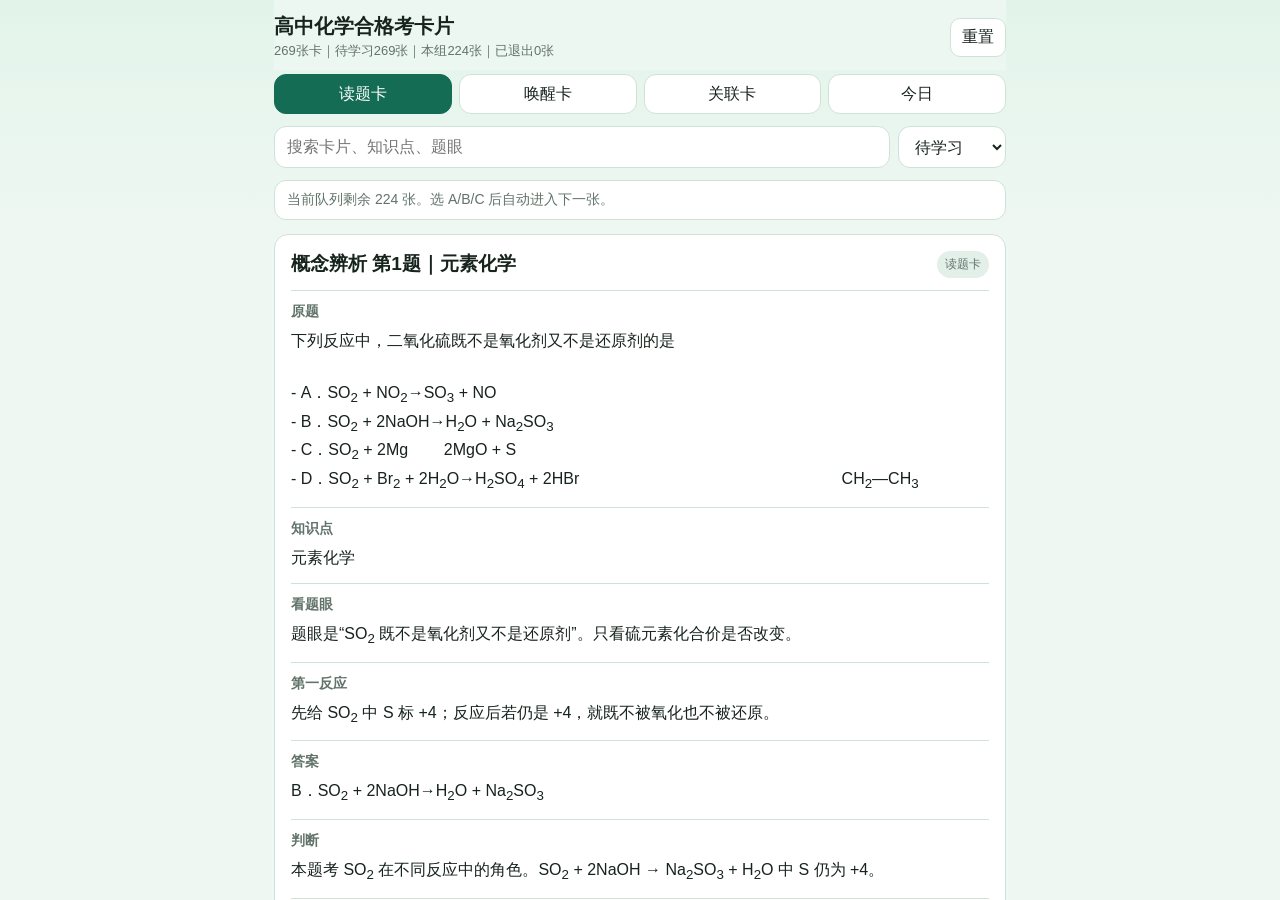
<file: index.html>
<!doctype html>
<html lang="zh-CN">
  <head>
    <meta charset="utf-8" />
    <meta name="viewport" content="width=device-width, initial-scale=1" />
    <title>高中化学合格考卡片</title>
    <meta http-equiv="refresh" content="0; url=./app/index.html" />
    <style>
      body {
        margin: 0;
        min-height: 100svh;
        display: grid;
        place-items: center;
        font-family: -apple-system, BlinkMacSystemFont, "PingFang SC", sans-serif;
        background: #eef7f2;
        color: #17231d;
      }
      a {
        color: #146c54;
        font-weight: 700;
      }
    </style>
  </head>
  <body>
    <p>正在打开 <a href="./app/index.html">高中化学合格考卡片</a>...</p>
  </body>
</html>
</file>
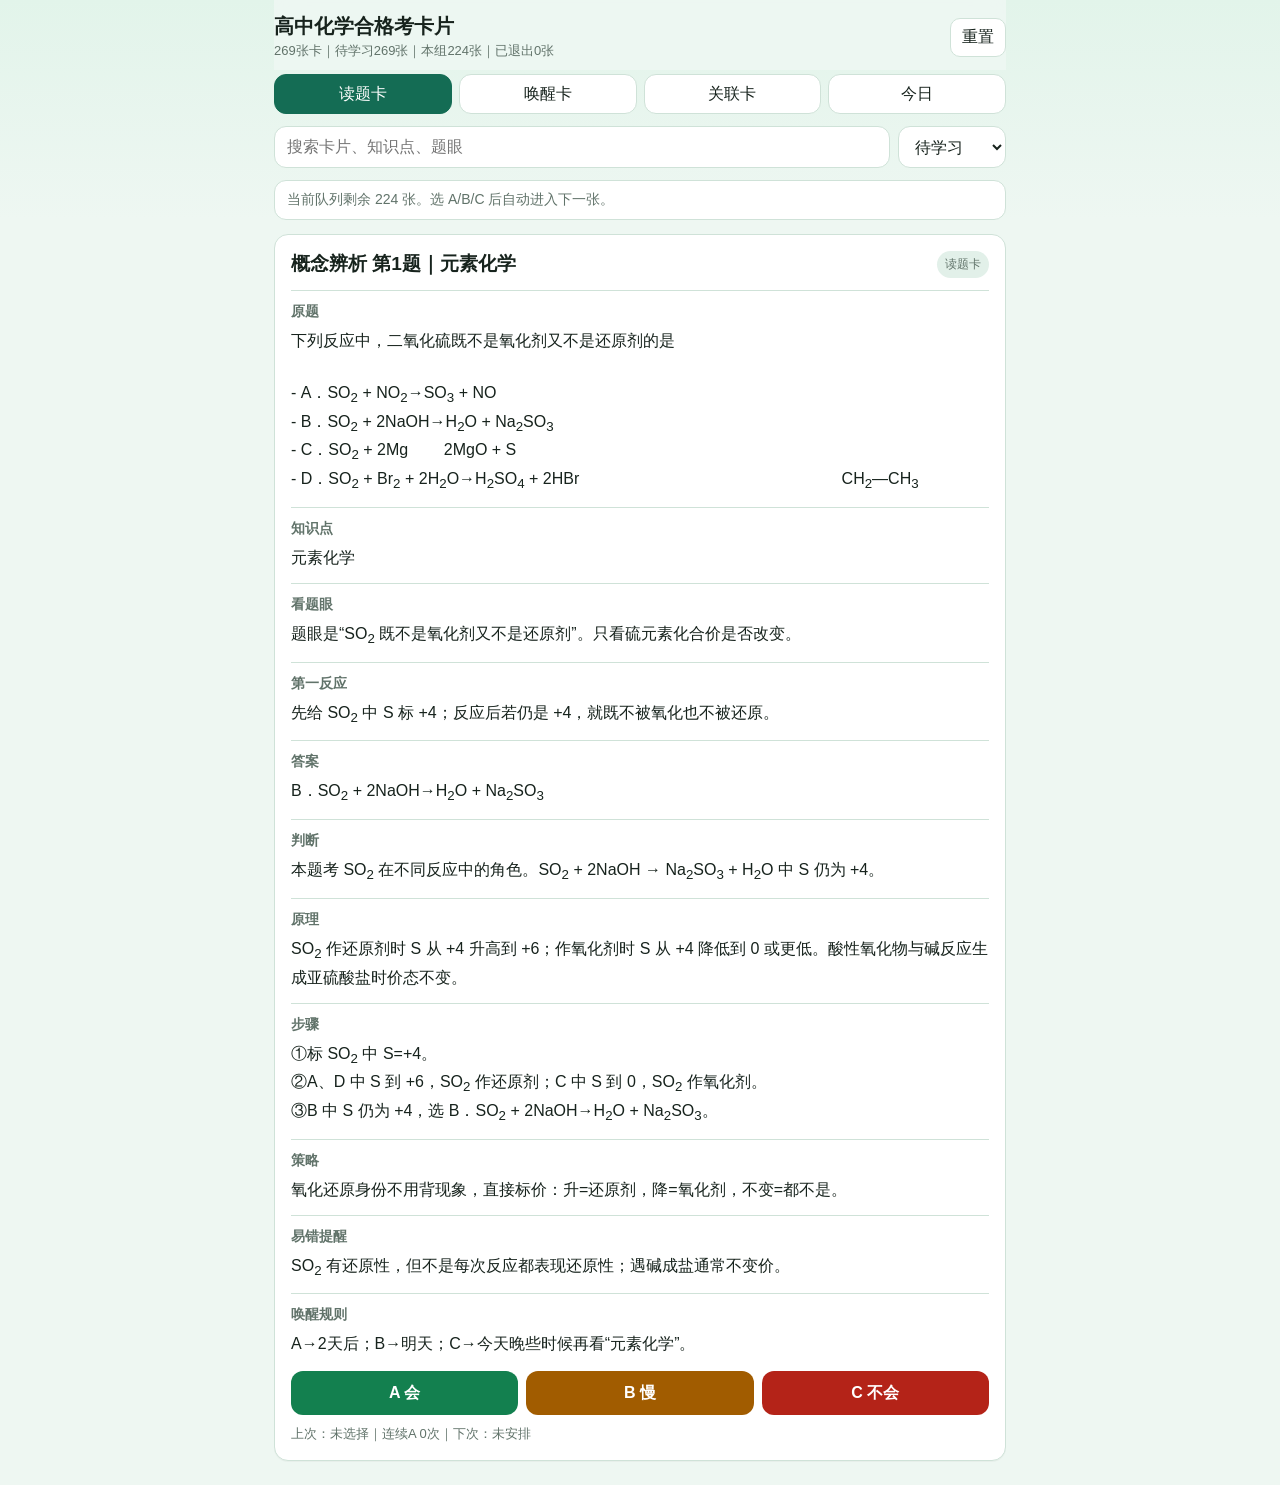
<file: app/index.html>
<!doctype html>
<html lang="zh-CN">
  <head>
    <meta charset="utf-8" />
    <meta name="viewport" content="width=device-width, initial-scale=1, viewport-fit=cover" />
    <meta name="theme-color" content="#146c54" />
    <meta name="apple-mobile-web-app-capable" content="yes" />
    <meta name="apple-mobile-web-app-title" content="化学卡片" />
    <meta name="apple-mobile-web-app-status-bar-style" content="default" />
    <title>高中化学合格考卡片</title>
    <link rel="manifest" href="./manifest.webmanifest" />
    <link rel="stylesheet" href="./styles.css?v=2026060708" />
  </head>
  <body>
    <div id="app">
      <header class="topbar">
        <div>
          <h1>高中化学合格考卡片</h1>
          <p id="summary">加载中...</p>
        </div>
        <button id="resetBtn" class="ghost" type="button">重置</button>
      </header>

      <nav class="tabs" aria-label="卡片组">
        <button class="tab active" data-group="读题卡" type="button">读题卡</button>
        <button class="tab" data-group="知识唤醒卡" type="button">唤醒卡</button>
        <button class="tab" data-group="知识关联卡" type="button">关联卡</button>
        <button class="tab" data-group="今日唤醒" type="button">今日</button>
      </nav>

      <main>
        <section class="toolbar">
          <input id="search" type="search" placeholder="搜索卡片、知识点、题眼" />
          <select id="filter">
            <option value="active">待学习</option>
            <option value="all">全部</option>
            <option value="due">到期</option>
            <option value="retired">已退出</option>
          </select>
        </section>

        <section id="cardList" class="card-list" aria-live="polite"></section>
      </main>
    </div>

    <script src="./data.js?v=2026060708"></script>
    <script src="./app.js?v=2026060708"></script>
  </body>
</html>
</file>
<file: app/styles.css>
:root {
  color-scheme: light;
  --bg: #eef7f2;
  --card: #ffffff;
  --ink: #17231d;
  --muted: #61736a;
  --line: #cfe2d8;
  --soft: #e2f0e9;
  --accent: #146c54;
  --good: #13804f;
  --warn: #a15c00;
  --bad: #b42318;
  font-family: -apple-system, BlinkMacSystemFont, "SF Pro Text", "PingFang SC", "Helvetica Neue", Arial, sans-serif;
}

* {
  box-sizing: border-box;
}

body {
  margin: 0;
  background:
    linear-gradient(180deg, #e2f4ea 0%, var(--bg) 220px),
    var(--bg);
  color: var(--ink);
}

#app {
  min-height: 100svh;
  padding: env(safe-area-inset-top) 14px env(safe-area-inset-bottom);
}

.topbar {
  position: sticky;
  top: 0;
  z-index: 10;
  display: flex;
  align-items: center;
  justify-content: space-between;
  gap: 12px;
  padding: 14px 0 10px;
  background: color-mix(in srgb, var(--bg) 92%, transparent);
  backdrop-filter: blur(14px);
}

h1 {
  margin: 0;
  font-size: 20px;
  line-height: 1.2;
}

#summary {
  margin: 4px 0 0;
  color: var(--muted);
  font-size: 13px;
}

button,
select,
input {
  font: inherit;
}

.ghost {
  border: 1px solid var(--line);
  border-radius: 10px;
  background: var(--card);
  padding: 8px 11px;
  color: var(--ink);
}

.tabs {
  display: grid;
  grid-template-columns: repeat(4, 1fr);
  gap: 7px;
  margin: 4px 0 12px;
}

.tab {
  min-height: 40px;
  border: 1px solid var(--line);
  border-radius: 12px;
  background: var(--card);
  color: var(--ink);
}

.tab.active {
  background: var(--accent);
  border-color: var(--accent);
  color: white;
}

.toolbar {
  display: grid;
  grid-template-columns: 1fr 108px;
  gap: 8px;
  margin-bottom: 12px;
}

.toolbar input,
.toolbar select {
  width: 100%;
  min-height: 42px;
  border: 1px solid var(--line);
  border-radius: 12px;
  background: var(--card);
  color: var(--ink);
  padding: 0 12px;
}

.card-list {
  display: grid;
  gap: 14px;
  padding-bottom: 24px;
}

.queue-note {
  color: var(--muted);
  background: var(--card);
  border: 1px solid var(--line);
  border-radius: 12px;
  padding: 10px 12px;
  font-size: 14px;
}

.card {
  background: var(--card);
  border: 1px solid var(--line);
  border-radius: 14px;
  padding: 16px;
  box-shadow: 0 1px 0 rgba(0, 0, 0, 0.03);
}

.card.retired {
  opacity: 0.62;
}

.card-head {
  display: flex;
  align-items: flex-start;
  justify-content: space-between;
  gap: 12px;
}

.card h2 {
  margin: 0;
  font-size: 19px;
  line-height: 1.35;
}

.badge {
  flex: 0 0 auto;
  border-radius: 999px;
  background: var(--soft);
  color: var(--muted);
  padding: 5px 8px;
  font-size: 12px;
}

.figure {
  margin: 14px 0 8px;
  border: 1px solid var(--line);
  border-radius: 10px;
  overflow: hidden;
  background: white;
}

.figure img {
  display: block;
  width: 100%;
  height: auto;
}

.section {
  border-top: 1px solid var(--line);
  padding-top: 12px;
  margin-top: 12px;
}

.section h3 {
  margin: 0 0 7px;
  font-size: 14px;
  color: var(--muted);
}

.section .content {
  font-size: 16px;
  line-height: 1.62;
  white-space: pre-wrap;
  word-break: break-word;
}

.section ul {
  margin: 0;
  padding-left: 1.2em;
}

.section li {
  margin: 0.24em 0;
}

.state {
  display: grid;
  grid-template-columns: repeat(3, 1fr);
  gap: 8px;
  margin-top: 14px;
}

.state button {
  border: 0;
  border-radius: 12px;
  min-height: 44px;
  color: white;
  font-weight: 700;
}

.state button[data-state="A"] {
  background: var(--good);
}

.state button[data-state="B"] {
  background: var(--warn);
}

.state button[data-state="C"] {
  background: var(--bad);
}

.meta {
  margin-top: 10px;
  color: var(--muted);
  font-size: 13px;
  line-height: 1.45;
}

.empty {
  text-align: center;
  color: var(--muted);
  background: var(--card);
  border: 1px dashed var(--line);
  border-radius: 14px;
  padding: 36px 20px;
}

@media (min-width: 760px) {
  #app {
    max-width: 760px;
    margin: 0 auto;
  }
}
</file>
